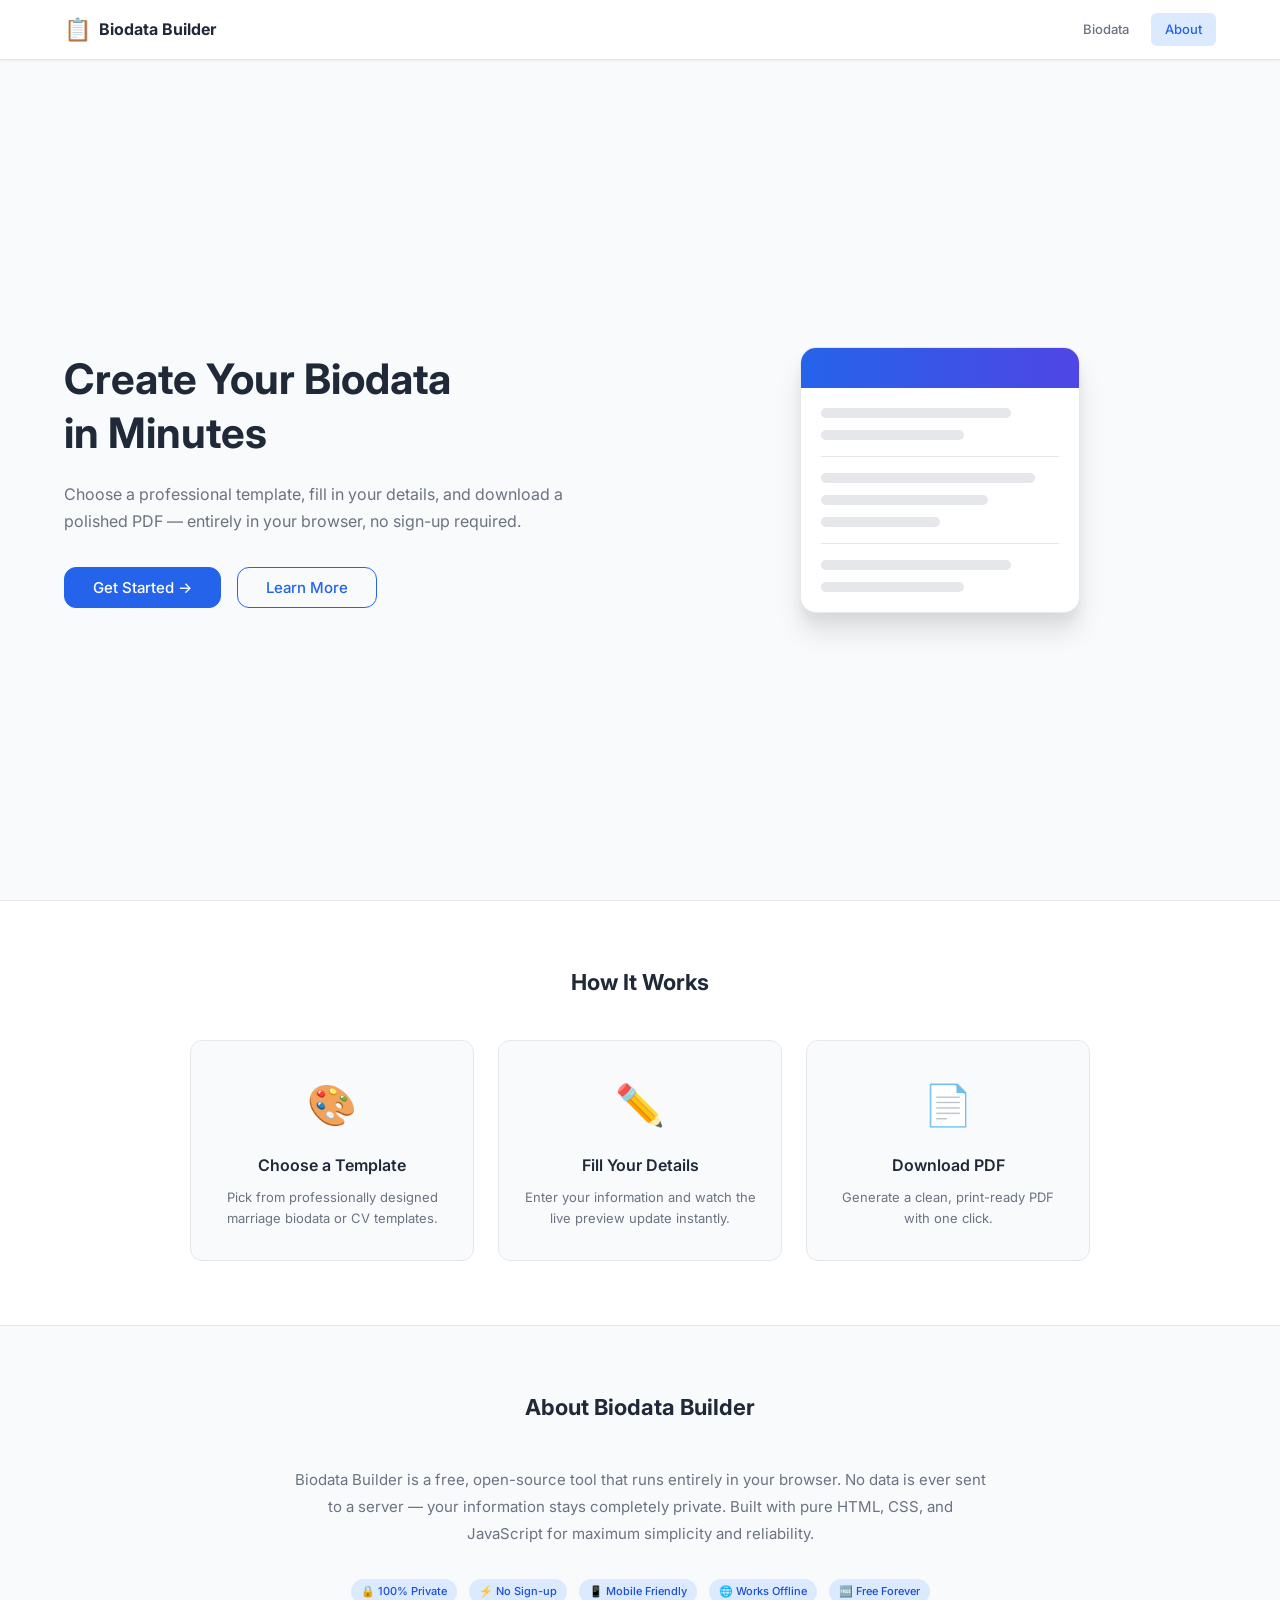
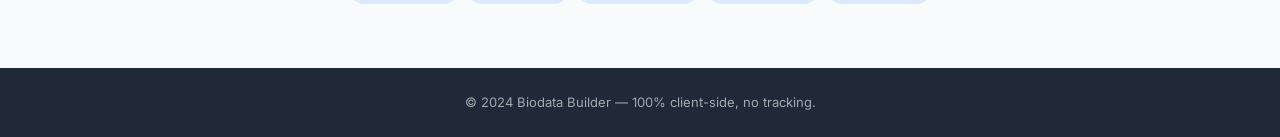
<file: index.html>
<!DOCTYPE html>
<html lang="en">
<head>
  <meta charset="UTF-8">
  <meta name="viewport" content="width=device-width, initial-scale=1.0">
  <meta name="description" content="Create professional biodata and CV in minutes — free, private, no sign-up.">
  <title>Biodata Builder</title>
  <link rel="preconnect" href="https://fonts.googleapis.com">
  <link rel="preconnect" href="https://fonts.gstatic.com" crossorigin>
  <link href="https://fonts.googleapis.com/css2?family=Inter:wght@300;400;500;600;700&display=swap" rel="stylesheet">
  <link rel="stylesheet" href="assets/css/theme.css">
  <link rel="stylesheet" href="assets/css/main.css">
  <link rel="stylesheet" href="assets/css/layout.css">
  <link rel="stylesheet" href="assets/css/responsive.css">
</head>
<body data-page="landing">

  <div id="loader" class="loader-overlay hidden">
    <div class="loader-spinner"></div>
    <p>Loading…</p>
  </div>

  <nav class="navbar">
    <div class="navbar-inner">
      <a href="index.html" class="navbar-brand">
        <span class="brand-icon">📋</span>
        <span class="brand-name">Biodata Builder</span>
      </a>
      <button class="navbar-toggle" id="navbar-toggle" aria-label="Toggle menu">
        <span class="toggle-bar"></span>
        <span class="toggle-bar"></span>
        <span class="toggle-bar"></span>
      </button>
      <div class="navbar-links" id="navbar-links">
        <a href="templates.html" class="nav-link">Biodata</a>
        <a href="index.html"     class="nav-link">About</a>
      </div>
    </div>
  </nav>

  <!-- Hero -->
  <section class="hero-section">
    <div class="hero-content">
      <h1 class="hero-title">Create Your Biodata<br>in Minutes</h1>
      <p class="hero-subtitle">
        Choose a professional template, fill in your details, and download a
        polished PDF — entirely in your browser, no sign-up required.
      </p>
      <div class="hero-actions">
        <button class="btn btn-primary btn-lg" id="btn-get-started">Get Started →</button>
        <a href="#about-section" class="btn btn-outline btn-lg">Learn More</a>
      </div>
    </div>
    <div class="hero-illustration">
      <div class="preview-mockup" aria-hidden="true">
        <div class="mockup-header"></div>
        <div class="mockup-body">
          <div class="mockup-line w-80"></div>
          <div class="mockup-line w-60"></div>
          <div class="mockup-divider"></div>
          <div class="mockup-line w-90"></div>
          <div class="mockup-line w-70"></div>
          <div class="mockup-line w-50"></div>
          <div class="mockup-divider"></div>
          <div class="mockup-line w-80"></div>
          <div class="mockup-line w-60"></div>
        </div>
      </div>
    </div>
  </section>

  <!-- How It Works -->
  <section class="features-section">
    <div class="section-container">
      <h2 class="section-title">How It Works</h2>
      <div class="features-grid">
        <div class="feature-card">
          <div class="feature-icon">🎨</div>
          <h3>Choose a Template</h3>
          <p>Pick from professionally designed marriage biodata or CV templates.</p>
        </div>
        <div class="feature-card">
          <div class="feature-icon">✏️</div>
          <h3>Fill Your Details</h3>
          <p>Enter your information and watch the live preview update instantly.</p>
        </div>
        <div class="feature-card">
          <div class="feature-icon">📄</div>
          <h3>Download PDF</h3>
          <p>Generate a clean, print-ready PDF with one click.</p>
        </div>
      </div>
    </div>
  </section>

  <!-- About -->
  <section class="about-section" id="about-section">
    <div class="section-container">
      <h2 class="section-title">About Biodata Builder</h2>
      <p class="about-text">
        Biodata Builder is a free, open-source tool that runs entirely in your browser.
        No data is ever sent to a server — your information stays completely private.
        Built with pure HTML, CSS, and JavaScript for maximum simplicity and reliability.
      </p>
      <div class="about-features">
        <span class="badge">🔒 100% Private</span>
        <span class="badge">⚡ No Sign-up</span>
        <span class="badge">📱 Mobile Friendly</span>
        <span class="badge">🌐 Works Offline</span>
        <span class="badge">🆓 Free Forever</span>
      </div>
    </div>
  </section>

  <footer class="footer">
    <div class="section-container">
      <p>&copy; 2024 Biodata Builder — 100% client-side, no tracking.</p>
    </div>
  </footer>

  <script src="assets/js/stateManager.js"></script>
  <script src="assets/js/router.js"></script>
  <script src="assets/js/app.js"></script>

</body>
</html>
</file>
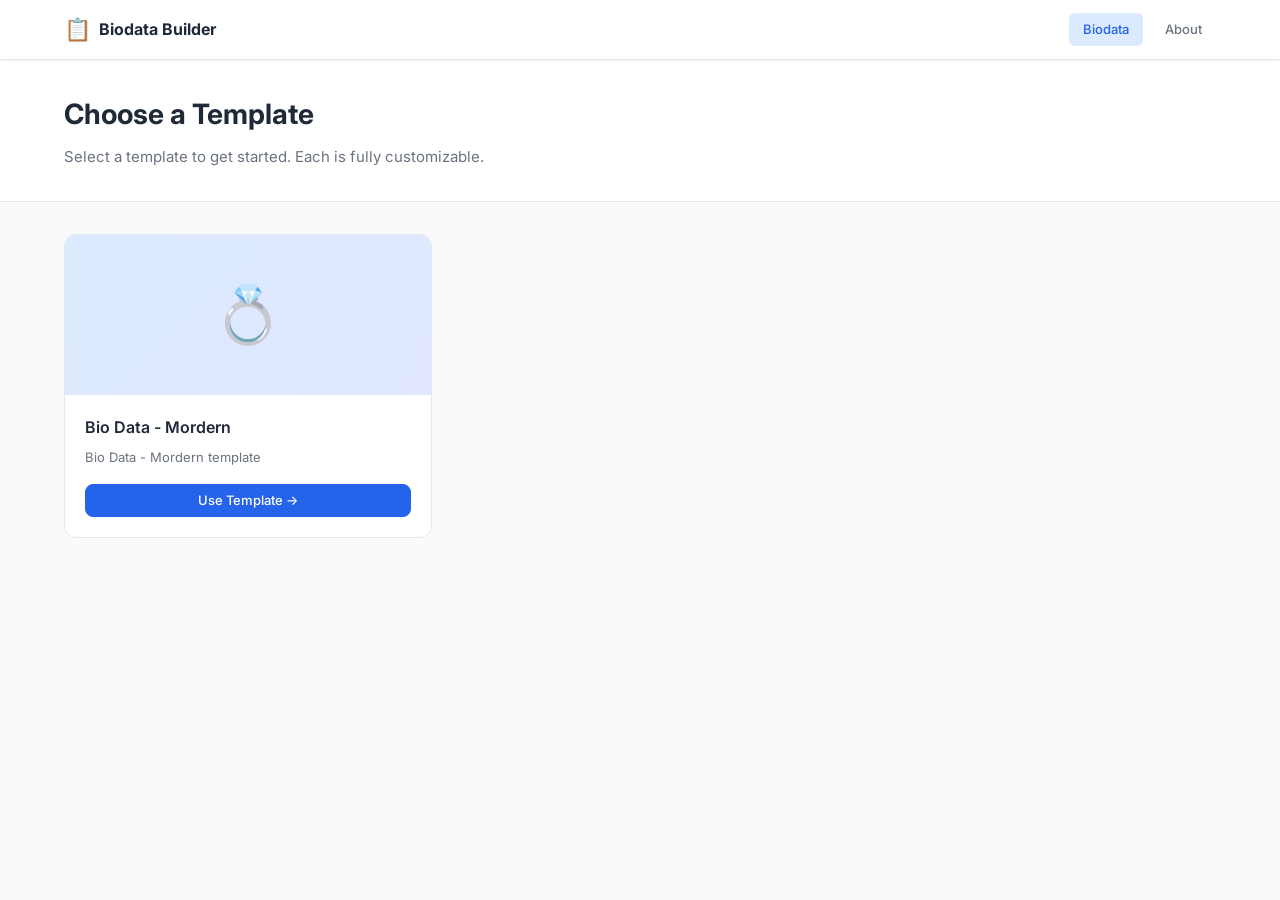
<file: builder.html>
<!DOCTYPE html>
<html lang="en">
<head>
  <meta charset="UTF-8">
  <meta name="viewport" content="width=device-width, initial-scale=1.0">
  <title>Builder — Biodata Builder</title>
  <link rel="preconnect" href="https://fonts.googleapis.com">
  <link rel="preconnect" href="https://fonts.gstatic.com" crossorigin>
  <link href="https://fonts.googleapis.com/css2?family=Inter:wght@300;400;500;600;700&display=swap" rel="stylesheet">
  <link rel="stylesheet" href="assets/css/theme.css">
  <link rel="stylesheet" href="assets/css/main.css">
  <link rel="stylesheet" href="assets/css/layout.css">
  <link rel="stylesheet" href="assets/css/responsive.css">
</head>
<body data-page="builder">

  <div id="loader" class="loader-overlay hidden">
    <div class="loader-spinner"></div>
    <p>Loading template…</p>
  </div>

  <nav class="navbar">
    <div class="navbar-inner">
      <a href="index.html" class="navbar-brand">
        <span class="brand-icon">📋</span>
        <span class="brand-name">Biodata Builder</span>
      </a>
      <button class="navbar-toggle" id="navbar-toggle" aria-label="Toggle menu">
        <span class="toggle-bar"></span>
        <span class="toggle-bar"></span>
        <span class="toggle-bar"></span>
      </button>
      <div class="navbar-links" id="navbar-links">
        <a href="templates.html" class="nav-link">Biodata</a>
        <a href="index.html"     class="nav-link">About</a>
      </div>
    </div>
  </nav>

  <!-- Builder topbar -->
  <div class="builder-topbar">
    <button class="btn btn-ghost" id="btn-back-to-templates">← Back</button>
    <h2 class="builder-title" id="builder-template-name">Template Builder</h2>
    <button class="btn btn-primary" id="btn-go-to-preview">Preview PDF →</button>
  </div>

  <!-- Split layout -->
  <div class="builder-layout">

    <!-- Left: Form -->
    <div class="builder-form-panel">
      <div class="panel-inner" id="form-container">
        <!-- Injected by templateLoader -->
      </div>
    </div>

    <!-- Right: Live Preview -->
    <div class="builder-preview-panel">
      <div class="preview-header">
        <span class="preview-label">Live Preview</span>
        <span class="preview-hint">Updates as you type</span>
      </div>
      <div class="preview-body">
        <div class="preview-paper">
          <div id="preview-content"></div>
        </div>
      </div>
    </div>

  </div>

  <script src="assets/js/stateManager.js"></script>
  <script src="assets/js/router.js"></script>
  <script src="assets/js/templateLoader.js"></script>
  <script src="assets/js/previewEngine.js"></script>
  <script src="assets/js/formBinder.js"></script>
  <script src="assets/js/app.js"></script>

</body>
</html>
</file>
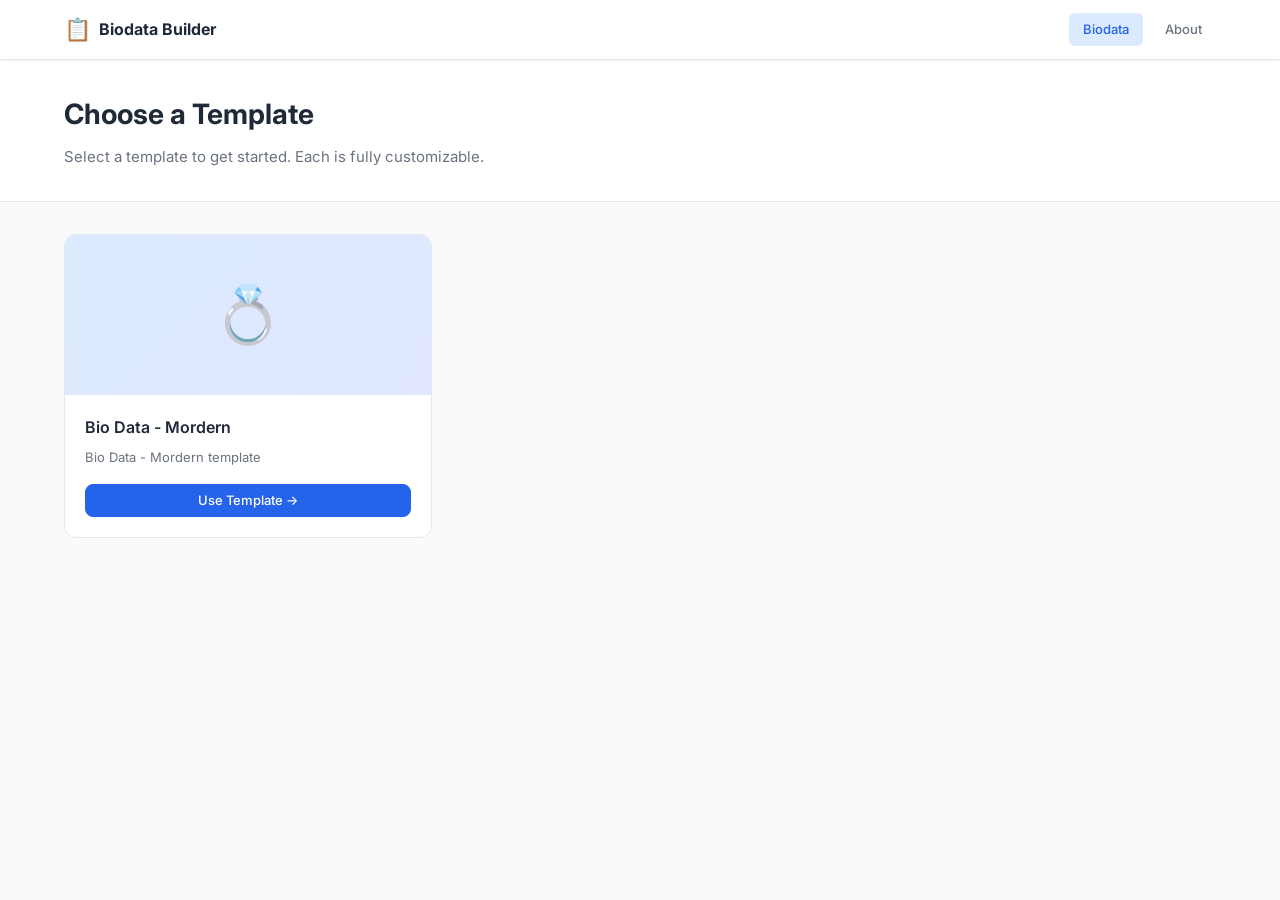
<file: preview.html>
<!DOCTYPE html>
<html lang="en">
<head>
  <meta charset="UTF-8">
  <meta name="viewport" content="width=device-width, initial-scale=1.0">
  <title>PDF Preview — Biodata Builder</title>
  <link rel="preconnect" href="https://fonts.googleapis.com">
  <link rel="preconnect" href="https://fonts.gstatic.com" crossorigin>
  <link href="https://fonts.googleapis.com/css2?family=Inter:wght@300;400;500;600;700&display=swap" rel="stylesheet">
  <link rel="stylesheet" href="assets/css/theme.css">
  <link rel="stylesheet" href="assets/css/main.css">
  <link rel="stylesheet" href="assets/css/layout.css">
  <link rel="stylesheet" href="assets/css/responsive.css">
</head>
<body data-page="preview">

  <div id="loader" class="loader-overlay hidden">
    <div class="loader-spinner"></div>
    <p>Loading preview…</p>
  </div>

  <nav class="navbar">
    <div class="navbar-inner">
      <a href="index.html" class="navbar-brand">
        <span class="brand-icon">📋</span>
        <span class="brand-name">Biodata Builder</span>
      </a>
      <button class="navbar-toggle" id="navbar-toggle" aria-label="Toggle menu">
        <span class="toggle-bar"></span>
        <span class="toggle-bar"></span>
        <span class="toggle-bar"></span>
      </button>
      <div class="navbar-links" id="navbar-links">
        <a href="templates.html" class="nav-link">Biodata</a>
        <a href="index.html"     class="nav-link">About</a>
      </div>
    </div>
  </nav>

  <!-- Preview topbar -->
  <div class="preview-topbar">
    <button class="btn btn-ghost" id="btn-edit-again">← Edit</button>
    <h2 class="preview-page-title">PDF Preview</h2>
    <button class="btn btn-success" id="btn-download-pdf">⬇ Download PDF</button>
  </div>

  <!-- Full-width preview paper -->
  <div class="final-preview-wrap">
    <div class="final-preview-paper">
      <div id="final-preview-content">
        <!-- Rendered by previewEngine from sessionStorage state -->
      </div>
    </div>
  </div>

  <!-- html2pdf loaded locally — must come before app.js -->
  <script src="assets/libs/html2pdf.bundle.min.js"></script>
  <script src="assets/js/stateManager.js"></script>
  <script src="assets/js/router.js"></script>
  <script src="assets/js/templateLoader.js"></script>
  <script src="assets/js/previewEngine.js"></script>
  <script src="assets/js/pdfGenerator.js"></script>
  <script src="assets/js/app.js"></script>

</body>
</html>
</file>
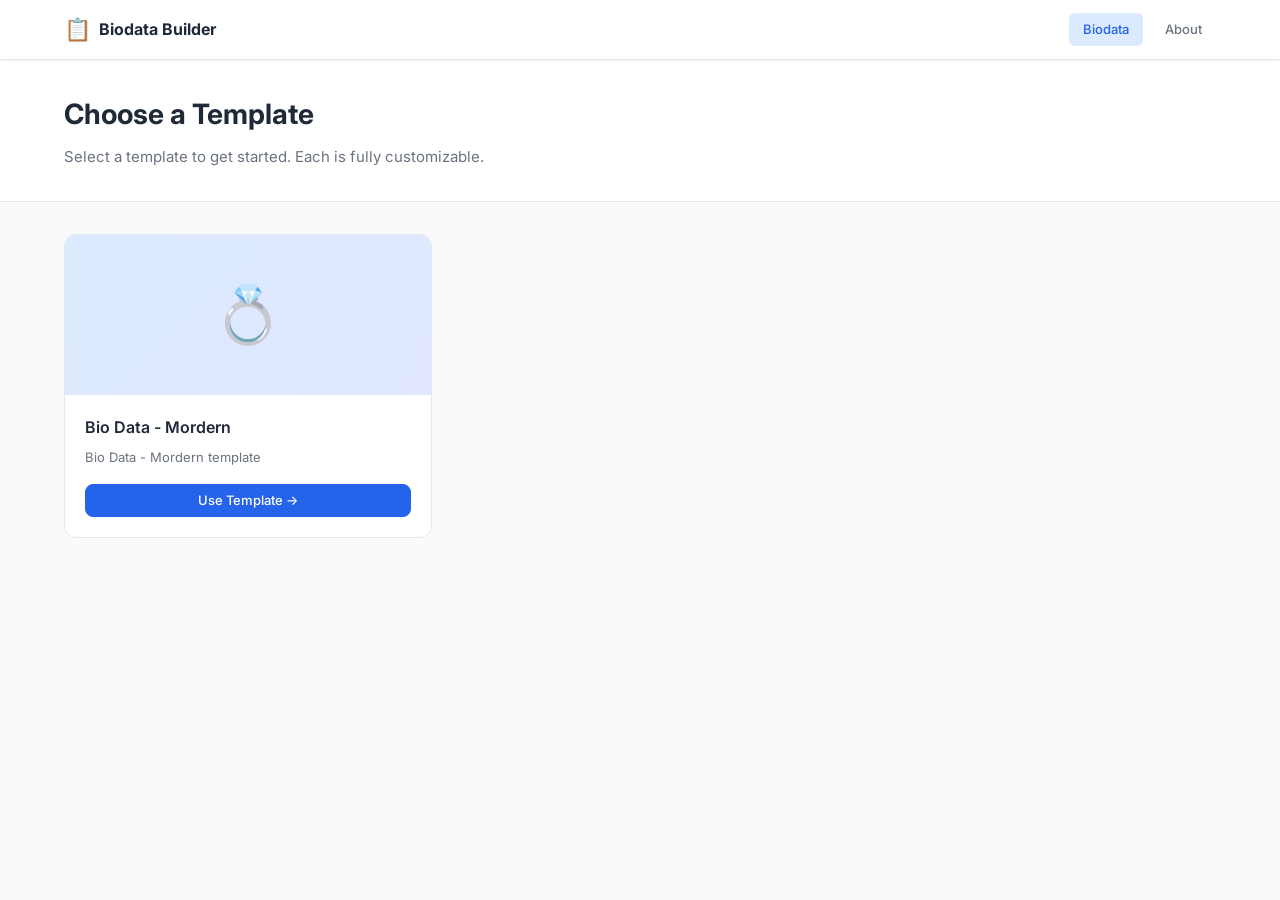
<file: templates.html>
<!DOCTYPE html>
<html lang="en">
<head>
  <meta charset="UTF-8">
  <meta name="viewport" content="width=device-width, initial-scale=1.0">
  <title>Choose a Template — Biodata Builder</title>
  <link rel="preconnect" href="https://fonts.googleapis.com">
  <link rel="preconnect" href="https://fonts.gstatic.com" crossorigin>
  <link href="https://fonts.googleapis.com/css2?family=Inter:wght@300;400;500;600;700&display=swap" rel="stylesheet">
  <link rel="stylesheet" href="assets/css/theme.css">
  <link rel="stylesheet" href="assets/css/main.css">
  <link rel="stylesheet" href="assets/css/layout.css">
  <link rel="stylesheet" href="assets/css/responsive.css">
</head>
<body data-page="templates">

  <div id="loader" class="loader-overlay hidden">
    <div class="loader-spinner"></div>
    <p>Loading…</p>
  </div>

  <nav class="navbar">
    <div class="navbar-inner">
      <a href="index.html" class="navbar-brand">
        <span class="brand-icon">📋</span>
        <span class="brand-name">Biodata Builder</span>
      </a>
      <button class="navbar-toggle" id="navbar-toggle" aria-label="Toggle menu">
        <span class="toggle-bar"></span>
        <span class="toggle-bar"></span>
        <span class="toggle-bar"></span>
      </button>
      <div class="navbar-links" id="navbar-links">
        <a href="templates.html" class="nav-link">Biodata</a>
        <a href="index.html"     class="nav-link">About</a>
      </div>
    </div>
  </nav>

  <div class="page-header">
    <div class="section-container">
      <h1 class="page-title">Choose a Template</h1>
      <p class="page-subtitle">Select a template to get started. Each is fully customizable.</p>
    </div>
  </div>

  <div class="section-container">
    <div class="templates-grid" id="templates-grid">
      <div class="loading-placeholder">
        <div class="spinner"></div>
        <p>Loading templates…</p>
      </div>
    </div>
  </div>

  <script src="assets/js/stateManager.js"></script>
  <script src="assets/js/router.js"></script>
  <script src="assets/js/templateLoader.js"></script>
  <script src="assets/js/app.js"></script>

</body>
</html>
</file>
<file: assets/css/theme.css>
/* ============================================================
   Theme — CSS Custom Properties
   ============================================================ */

:root {
  /* Colors */
  --color-primary:      #2563EB;
  --color-primary-dark: #1d4ed8;
  --color-primary-light:#dbeafe;
  --color-accent:       #10B981;
  --color-accent-dark:  #059669;
  --color-bg:           #F8FAFC;
  --color-surface:      #ffffff;
  --color-text:         #1F2937;
  --color-text-muted:   #6B7280;
  --color-border:       #E5E7EB;
  --color-border-dark:  #D1D5DB;
  --color-danger:       #EF4444;
  --color-success:      #10B981;

  /* Typography */
  --font-family: 'Inter', 'Roboto', -apple-system, BlinkMacSystemFont, sans-serif;
  --font-size-xs:   11px;
  --font-size-sm:   13px;
  --font-size-base: 15px;
  --font-size-md:   16px;
  --font-size-lg:   18px;
  --font-size-xl:   22px;
  --font-size-2xl:  28px;
  --font-size-3xl:  36px;
  --font-weight-normal:  400;
  --font-weight-medium:  500;
  --font-weight-semibold:600;
  --font-weight-bold:    700;
  --line-height-tight:  1.3;
  --line-height-normal: 1.6;

  /* Spacing (8px base) */
  --space-1:  4px;
  --space-2:  8px;
  --space-3:  12px;
  --space-4:  16px;
  --space-5:  20px;
  --space-6:  24px;
  --space-8:  32px;
  --space-10: 40px;
  --space-12: 48px;
  --space-16: 64px;

  /* Shape */
  --radius-sm: 6px;
  --radius:    8px;
  --radius-lg: 12px;
  --radius-xl: 16px;
  --radius-full: 9999px;

  /* Shadows */
  --shadow-xs: 0 1px 2px rgba(0,0,0,.06);
  --shadow-sm: 0 1px 3px rgba(0,0,0,.10), 0 1px 2px rgba(0,0,0,.06);
  --shadow-md: 0 4px 6px rgba(0,0,0,.07), 0 2px 4px rgba(0,0,0,.05);
  --shadow-lg: 0 10px 15px rgba(0,0,0,.08), 0 4px 6px rgba(0,0,0,.05);
  --shadow-xl: 0 20px 25px rgba(0,0,0,.10), 0 8px 10px rgba(0,0,0,.04);

  /* Transitions */
  --transition-fast:   0.15s ease;
  --transition:        0.2s ease;
  --transition-slow:   0.3s ease;

  /* Layout */
  --navbar-height: 60px;
  --container-max: 1200px;
  --form-panel-width: 42%;
}
</file>
<file: assets/css/main.css>
/* ============================================================
   Main — Base Resets, Typography, Components
   ============================================================ */

*, *::before, *::after {
  box-sizing: border-box;
  margin: 0;
  padding: 0;
}

html {
  scroll-behavior: smooth;
}

body {
  font-family: var(--font-family);
  font-size: var(--font-size-base);
  color: var(--color-text);
  background: var(--color-bg);
  line-height: var(--line-height-normal);
  -webkit-font-smoothing: antialiased;
}

img, svg { display: block; max-width: 100%; }

/* ---------- Buttons ---------- */

.btn {
  display: inline-flex;
  align-items: center;
  justify-content: center;
  gap: var(--space-2);
  padding: 9px 20px;
  font-family: var(--font-family);
  font-size: var(--font-size-sm);
  font-weight: var(--font-weight-medium);
  border: 1.5px solid transparent;
  border-radius: var(--radius);
  cursor: pointer;
  text-decoration: none;
  white-space: nowrap;
  transition: background var(--transition), border-color var(--transition),
              color var(--transition), box-shadow var(--transition),
              transform var(--transition-fast);
  user-select: none;
  line-height: 1;
}

.btn:active { transform: translateY(1px); }

.btn-primary {
  background: var(--color-primary);
  color: #fff;
  border-color: var(--color-primary);
}
.btn-primary:hover {
  background: var(--color-primary-dark);
  border-color: var(--color-primary-dark);
  box-shadow: var(--shadow-md);
}

.btn-success {
  background: var(--color-accent);
  color: #fff;
  border-color: var(--color-accent);
}
.btn-success:hover {
  background: var(--color-accent-dark);
  border-color: var(--color-accent-dark);
  box-shadow: var(--shadow-md);
}

.btn-outline {
  background: transparent;
  color: var(--color-primary);
  border-color: var(--color-primary);
}
.btn-outline:hover {
  background: var(--color-primary-light);
}

.btn-ghost {
  background: transparent;
  color: var(--color-text-muted);
  border-color: transparent;
}
.btn-ghost:hover {
  background: var(--color-border);
  color: var(--color-text);
}

.btn-lg {
  padding: 12px 28px;
  font-size: var(--font-size-base);
  border-radius: var(--radius-lg);
}

/* ---------- Loader overlay ---------- */

.loader-overlay {
  position: fixed;
  inset: 0;
  background: rgba(255,255,255,0.82);
  backdrop-filter: blur(4px);
  display: flex;
  flex-direction: column;
  align-items: center;
  justify-content: center;
  gap: var(--space-4);
  z-index: 9999;
  font-size: var(--font-size-base);
  color: var(--color-text-muted);
}

.loader-overlay.hidden { display: none; }

.loader-spinner {
  width: 40px;
  height: 40px;
  border: 3px solid var(--color-border);
  border-top-color: var(--color-primary);
  border-radius: 50%;
  animation: spin 0.8s linear infinite;
}

@keyframes spin { to { transform: rotate(360deg); } }

.spinner {
  width: 28px;
  height: 28px;
  border: 2.5px solid var(--color-border);
  border-top-color: var(--color-primary);
  border-radius: 50%;
  animation: spin 0.8s linear infinite;
}

/* ---------- Form styles ---------- */

.form-wrapper {
  padding: var(--space-4);
}

.form-main-title {
  font-size: var(--font-size-lg);
  font-weight: var(--font-weight-bold);
  color: var(--color-text);
  margin-bottom: var(--space-5);
  padding-bottom: var(--space-3);
  border-bottom: 2px solid var(--color-primary);
}

.form-section {
  margin-bottom: var(--space-6);
}

.form-section-title {
  font-size: var(--font-size-sm);
  font-weight: var(--font-weight-semibold);
  color: var(--color-primary);
  text-transform: uppercase;
  letter-spacing: 0.8px;
  margin-bottom: var(--space-4);
  padding: var(--space-2) var(--space-3);
  background: var(--color-primary-light);
  border-left: 3px solid var(--color-primary);
  border-radius: 0 var(--radius-sm) var(--radius-sm) 0;
}

.form-subsection {
  border: 1px solid var(--color-border);
  border-radius: var(--radius);
  padding: var(--space-4);
  margin-bottom: var(--space-4);
  background: #fafafa;
}

.subsection-label {
  font-size: var(--font-size-xs);
  font-weight: var(--font-weight-semibold);
  color: var(--color-text-muted);
  text-transform: uppercase;
  letter-spacing: 0.6px;
  margin-bottom: var(--space-3);
}

.form-group {
  margin-bottom: var(--space-4);
}

.form-group:last-child { margin-bottom: 0; }

.form-row {
  display: grid;
  grid-template-columns: 1fr 1fr;
  gap: var(--space-4);
  margin-bottom: var(--space-4);
}

.form-group label {
  display: block;
  font-size: var(--font-size-sm);
  font-weight: var(--font-weight-medium);
  color: var(--color-text);
  margin-bottom: var(--space-1);
}

.form-group input,
.form-group select,
.form-group textarea {
  width: 100%;
  padding: 8px 12px;
  font-family: var(--font-family);
  font-size: var(--font-size-sm);
  color: var(--color-text);
  background: var(--color-surface);
  border: 1.5px solid var(--color-border);
  border-radius: var(--radius-sm);
  transition: border-color var(--transition), box-shadow var(--transition);
  outline: none;
  appearance: auto;
}

.form-group input:focus,
.form-group select:focus,
.form-group textarea:focus {
  border-color: var(--color-primary);
  box-shadow: 0 0 0 3px rgba(37,99,235,.12);
}

.form-group textarea {
  resize: vertical;
  min-height: 80px;
  line-height: 1.5;
}

/* ---------- Template card ---------- */

.template-card {
  background: var(--color-surface);
  border: 1.5px solid var(--color-border);
  border-radius: var(--radius-lg);
  overflow: hidden;
  cursor: pointer;
  transition: transform var(--transition), box-shadow var(--transition),
              border-color var(--transition);
}

.template-card:hover {
  transform: translateY(-4px);
  box-shadow: var(--shadow-lg);
  border-color: var(--color-primary);
}

.template-card-preview {
  height: 160px;
  background: linear-gradient(135deg, var(--color-primary-light) 0%, #e0e7ff 100%);
  display: flex;
  align-items: center;
  justify-content: center;
}

.template-card-icon {
  font-size: 56px;
  opacity: 0.7;
}

.template-card-info {
  padding: var(--space-5);
}

.template-card-info h3 {
  font-size: var(--font-size-md);
  font-weight: var(--font-weight-semibold);
  color: var(--color-text);
  margin-bottom: var(--space-2);
}

.template-card-info p {
  font-size: var(--font-size-sm);
  color: var(--color-text-muted);
  margin-bottom: var(--space-4);
  line-height: 1.5;
}

/* ---------- Badge ---------- */

.badge {
  display: inline-flex;
  align-items: center;
  gap: 4px;
  padding: 4px 10px;
  background: var(--color-primary-light);
  color: var(--color-primary-dark);
  font-size: var(--font-size-xs);
  font-weight: var(--font-weight-medium);
  border-radius: var(--radius-full);
}

/* ---------- Loading placeholder ---------- */

.loading-placeholder {
  display: flex;
  flex-direction: column;
  align-items: center;
  gap: var(--space-4);
  padding: var(--space-12) var(--space-8);
  color: var(--color-text-muted);
  grid-column: 1 / -1;
}

/* ---------- Utility ---------- */

.hidden { display: none !important; }

.section-container {
  max-width: var(--container-max);
  margin: 0 auto;
  padding: 0 var(--space-6);
}
</file>
<file: assets/css/layout.css>
/* ============================================================
   Layout — Navbar, Pages, Builder, Preview
   ============================================================ */

/* ---------- Navbar ---------- */

.navbar {
  position: sticky;
  top: 0;
  z-index: 100;
  background: var(--color-surface);
  border-bottom: 1px solid var(--color-border);
  box-shadow: var(--shadow-xs);
  height: var(--navbar-height);
}

.navbar-inner {
  max-width: var(--container-max);
  margin: 0 auto;
  padding: 0 var(--space-6);
  height: 100%;
  display: flex;
  align-items: center;
  gap: var(--space-8);
}

.navbar-brand {
  display: flex;
  align-items: center;
  gap: var(--space-2);
  text-decoration: none;
  color: var(--color-text);
  font-weight: var(--font-weight-bold);
  font-size: var(--font-size-md);
  flex-shrink: 0;
}

.brand-icon {
  font-size: 22px;
}

.navbar-links {
  display: flex;
  align-items: center;
  gap: var(--space-2);
  margin-left: auto;
}

.nav-link {
  text-decoration: none;
  padding: 6px 14px;
  color: var(--color-text-muted);
  font-size: var(--font-size-sm);
  font-weight: var(--font-weight-medium);
  border-radius: var(--radius-sm);
  transition: color var(--transition), background var(--transition);
}

.nav-link:hover,
.nav-link.active {
  color: var(--color-primary);
  background: var(--color-primary-light);
}

.navbar-toggle {
  display: none;
  flex-direction: column;
  gap: 5px;
  background: none;
  border: none;
  cursor: pointer;
  padding: 6px;
  margin-left: auto;
  border-radius: var(--radius-sm);
}

.toggle-bar {
  display: block;
  width: 22px;
  height: 2px;
  background: var(--color-text);
  border-radius: 2px;
  transition: transform var(--transition), opacity var(--transition);
}

/* ---------- Landing Page ---------- */

.hero-section {
  min-height: calc(100vh - var(--navbar-height));
  display: flex;
  align-items: center;
  gap: var(--space-12);
  max-width: var(--container-max);
  margin: 0 auto;
  padding: var(--space-16) var(--space-6);
}

.hero-content {
  flex: 1;
  max-width: 560px;
}

.hero-title {
  font-size: clamp(var(--font-size-2xl), 4vw, 42px);
  font-weight: var(--font-weight-bold);
  color: var(--color-text);
  line-height: var(--line-height-tight);
  margin-bottom: var(--space-5);
}

.hero-subtitle {
  font-size: var(--font-size-md);
  color: var(--color-text-muted);
  line-height: 1.7;
  margin-bottom: var(--space-8);
}

.hero-actions {
  display: flex;
  gap: var(--space-4);
  flex-wrap: wrap;
}

/* Hero illustration / mockup */
.hero-illustration {
  flex: 1;
  display: flex;
  justify-content: center;
  align-items: center;
}

.preview-mockup {
  width: 280px;
  background: var(--color-surface);
  border: 1.5px solid var(--color-border);
  border-radius: var(--radius-xl);
  box-shadow: var(--shadow-xl);
  overflow: hidden;
}

.mockup-header {
  height: 40px;
  background: linear-gradient(90deg, var(--color-primary) 0%, #4f46e5 100%);
}

.mockup-body {
  padding: var(--space-5);
  display: flex;
  flex-direction: column;
  gap: var(--space-3);
}

.mockup-line {
  height: 10px;
  background: var(--color-border);
  border-radius: var(--radius-full);
}

.mockup-line.w-80 { width: 80%; }
.mockup-line.w-60 { width: 60%; }
.mockup-line.w-70 { width: 70%; }
.mockup-line.w-90 { width: 90%; }
.mockup-line.w-50 { width: 50%; }

.mockup-divider {
  height: 1px;
  background: var(--color-border);
  margin: var(--space-1) 0;
}

/* Features section */
.features-section {
  background: var(--color-surface);
  padding: var(--space-16) var(--space-6);
  border-top: 1px solid var(--color-border);
  border-bottom: 1px solid var(--color-border);
}

.section-title {
  font-size: var(--font-size-xl);
  font-weight: var(--font-weight-bold);
  text-align: center;
  margin-bottom: var(--space-10);
  color: var(--color-text);
}

.features-grid {
  display: grid;
  grid-template-columns: repeat(3, 1fr);
  gap: var(--space-6);
  max-width: 900px;
  margin: 0 auto;
}

.feature-card {
  text-align: center;
  padding: var(--space-8) var(--space-6);
  background: var(--color-bg);
  border-radius: var(--radius-lg);
  border: 1.5px solid var(--color-border);
}

.feature-icon {
  font-size: 40px;
  margin-bottom: var(--space-4);
}

.feature-card h3 {
  font-size: var(--font-size-md);
  font-weight: var(--font-weight-semibold);
  margin-bottom: var(--space-2);
}

.feature-card p {
  font-size: var(--font-size-sm);
  color: var(--color-text-muted);
  line-height: 1.6;
}

/* About section */
.about-section {
  padding: var(--space-16) var(--space-6);
}

.about-text {
  max-width: 700px;
  margin: 0 auto var(--space-8);
  text-align: center;
  font-size: var(--font-size-base);
  color: var(--color-text-muted);
  line-height: 1.8;
}

.about-features {
  display: flex;
  justify-content: center;
  gap: var(--space-3);
  flex-wrap: wrap;
}

/* Footer */
.footer {
  background: var(--color-text);
  color: rgba(255,255,255,0.6);
  text-align: center;
  padding: var(--space-6) var(--space-6);
  font-size: var(--font-size-sm);
}

/* ---------- Templates Page ---------- */

.page-header {
  background: var(--color-surface);
  border-bottom: 1px solid var(--color-border);
  padding: var(--space-8) 0;
}

.page-title {
  font-size: var(--font-size-2xl);
  font-weight: var(--font-weight-bold);
  margin-bottom: var(--space-2);
}

.page-subtitle {
  font-size: var(--font-size-base);
  color: var(--color-text-muted);
}

.templates-grid {
  display: grid;
  grid-template-columns: repeat(auto-fill, minmax(280px, 1fr));
  gap: var(--space-6);
  padding: var(--space-8) 0;
}

/* ---------- Builder Page ---------- */

.builder-topbar {
  display: flex;
  align-items: center;
  gap: var(--space-4);
  padding: var(--space-3) var(--space-6);
  background: var(--color-surface);
  border-bottom: 1px solid var(--color-border);
  box-shadow: var(--shadow-xs);
  position: sticky;
  top: 0;
  z-index: 50;
}

.builder-title {
  flex: 1;
  text-align: center;
  font-size: var(--font-size-base);
  font-weight: var(--font-weight-semibold);
  color: var(--color-text);
  white-space: nowrap;
  overflow: hidden;
  text-overflow: ellipsis;
}

.builder-layout {
  display: flex;
  height: calc(100vh - var(--navbar-height) - 53px);
  overflow: hidden;
}

/* Form panel */
.builder-form-panel {
  width: var(--form-panel-width);
  flex-shrink: 0;
  border-right: 1.5px solid var(--color-border);
  overflow-y: auto;
  background: var(--color-bg);
}

.panel-inner {
  padding: var(--space-4);
}

/* Preview panel */
.builder-preview-panel {
  flex: 1;
  display: flex;
  flex-direction: column;
  background: #e8ecf0;
  overflow: hidden;
}

.preview-header {
  display: flex;
  align-items: center;
  justify-content: space-between;
  padding: var(--space-2) var(--space-5);
  background: var(--color-surface);
  border-bottom: 1px solid var(--color-border);
  flex-shrink: 0;
}

.preview-label {
  font-size: var(--font-size-sm);
  font-weight: var(--font-weight-semibold);
  color: var(--color-text);
}

.preview-hint {
  font-size: var(--font-size-xs);
  color: var(--color-text-muted);
}

.preview-body {
  flex: 1;
  overflow-y: auto;
  padding: var(--space-6);
  display: flex;
  justify-content: center;
  align-items: flex-start;
}

.preview-paper {
  background: #fff;
  box-shadow: var(--shadow-xl);
  border-radius: var(--radius-sm);
  width: 100%;
  max-width: 760px;
  min-height: 500px;
  overflow: hidden;
}

/* ---------- Preview (full-screen) Page ---------- */

.preview-topbar {
  display: flex;
  align-items: center;
  gap: var(--space-4);
  padding: var(--space-3) var(--space-6);
  background: var(--color-surface);
  border-bottom: 1px solid var(--color-border);
  box-shadow: var(--shadow-xs);
}

.preview-page-title {
  flex: 1;
  text-align: center;
  font-size: var(--font-size-base);
  font-weight: var(--font-weight-semibold);
}

.final-preview-wrap {
  background: #e8ecf0;
  min-height: calc(100vh - var(--navbar-height) - 53px);
  padding: var(--space-8) var(--space-6);
  display: flex;
  justify-content: center;
}

.final-preview-paper {
  background: #fff;
  box-shadow: var(--shadow-xl);
  border-radius: var(--radius-sm);
  width: 100%;
  max-width: 760px;
  height: fit-content;
  overflow: hidden;
}
</file>
<file: assets/css/responsive.css>
/* ============================================================
   Responsive — Mobile-first breakpoints
   ============================================================ */

/* ---- Tablet: ≤ 1024px ---- */
@media (max-width: 1024px) {
  :root {
    --form-panel-width: 46%;
  }

  .hero-section {
    gap: var(--space-8);
    padding: var(--space-12) var(--space-6);
  }

  .hero-illustration {
    flex: 0 0 220px;
  }

  .preview-mockup {
    width: 220px;
  }

  .features-grid {
    gap: var(--space-4);
  }
}

/* ---- Mobile: ≤ 768px ---- */
@media (max-width: 768px) {
  /* Navbar */
  .navbar-toggle {
    display: flex;
  }

  .navbar-links {
    position: fixed;
    top: var(--navbar-height);
    left: 0;
    right: 0;
    background: var(--color-surface);
    border-bottom: 1px solid var(--color-border);
    flex-direction: column;
    padding: var(--space-4);
    gap: var(--space-1);
    box-shadow: var(--shadow-md);
    transform: translateY(-100%);
    opacity: 0;
    pointer-events: none;
    transition: transform var(--transition-slow), opacity var(--transition-slow);
    z-index: 99;
    margin-left: 0;
  }

  .navbar-links.open {
    transform: translateY(0);
    opacity: 1;
    pointer-events: all;
  }

  .nav-link {
    width: 100%;
    padding: var(--space-3) var(--space-4);
    border-radius: var(--radius);
  }

  /* Landing */
  .hero-section {
    flex-direction: column;
    min-height: auto;
    padding: var(--space-10) var(--space-5);
    text-align: center;
  }

  .hero-actions {
    justify-content: center;
  }

  .hero-illustration {
    flex: 0 0 auto;
    order: -1;
  }

  .preview-mockup {
    width: 180px;
  }

  .features-grid {
    grid-template-columns: 1fr;
    max-width: 400px;
  }

  .about-features {
    gap: var(--space-2);
  }

  /* Builder — vertical stack */
  .builder-layout {
    flex-direction: column;
    height: auto;
    overflow: visible;
  }

  .builder-form-panel {
    width: 100%;
    border-right: none;
    border-bottom: 1.5px solid var(--color-border);
    overflow-y: visible;
    max-height: none;
  }

  .builder-preview-panel {
    min-height: 480px;
  }

  .builder-topbar {
    flex-wrap: wrap;
    gap: var(--space-2);
  }

  .builder-title {
    order: -1;
    width: 100%;
    text-align: left;
  }

  .builder-topbar .btn-primary {
    margin-left: auto;
  }

  /* Form rows collapse to single column */
  .form-row {
    grid-template-columns: 1fr;
  }

  /* Preview page */
  .final-preview-wrap {
    padding: var(--space-4) var(--space-3);
  }

  .preview-topbar {
    flex-wrap: wrap;
    gap: var(--space-2);
  }

  .preview-page-title {
    order: -1;
    width: 100%;
    text-align: left;
  }

  /* Templates grid */
  .templates-grid {
    grid-template-columns: 1fr;
  }

  .page-header {
    padding: var(--space-6) 0;
  }

  .section-container {
    padding: 0 var(--space-4);
  }
}

/* ---- Small mobile: ≤ 480px ---- */
@media (max-width: 480px) {
  .hero-title {
    font-size: var(--font-size-xl);
  }

  .btn-lg {
    padding: 10px 20px;
    font-size: var(--font-size-sm);
  }

  .preview-body {
    padding: var(--space-3);
  }
}
</file>
